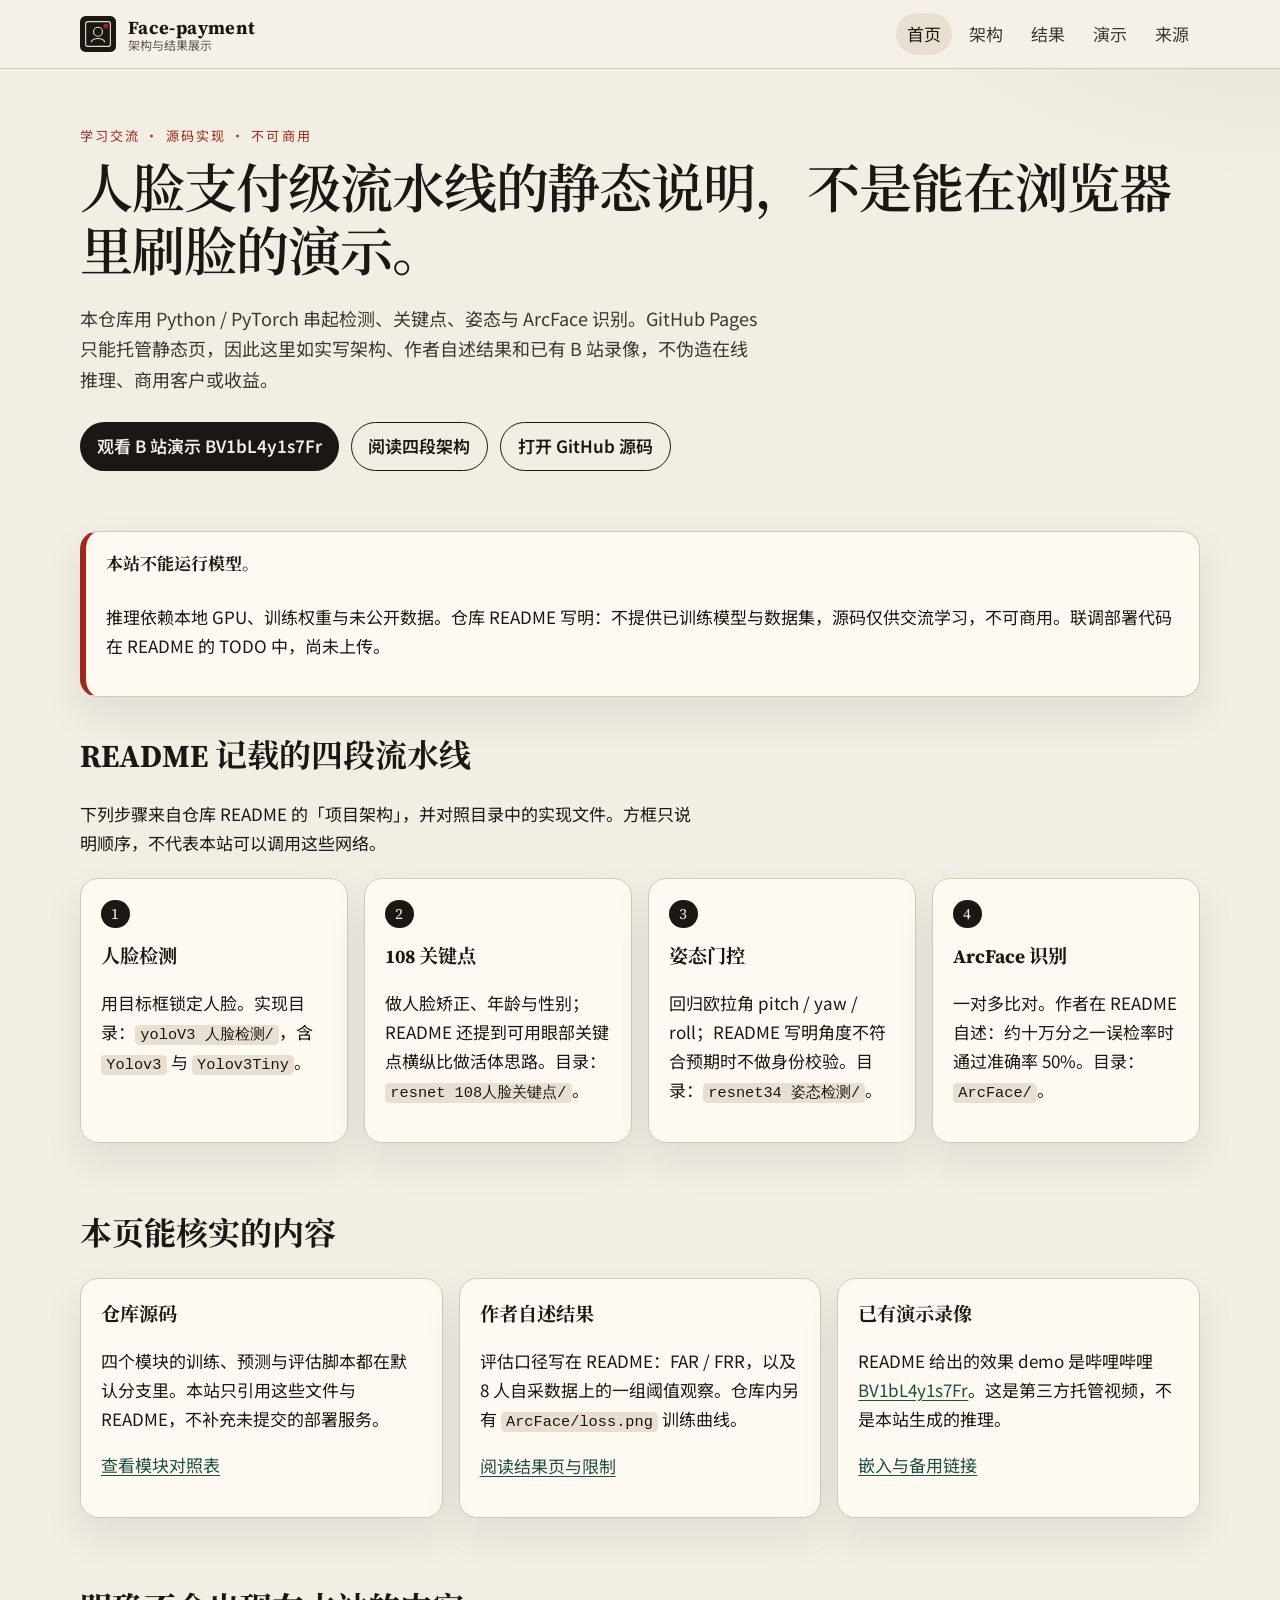
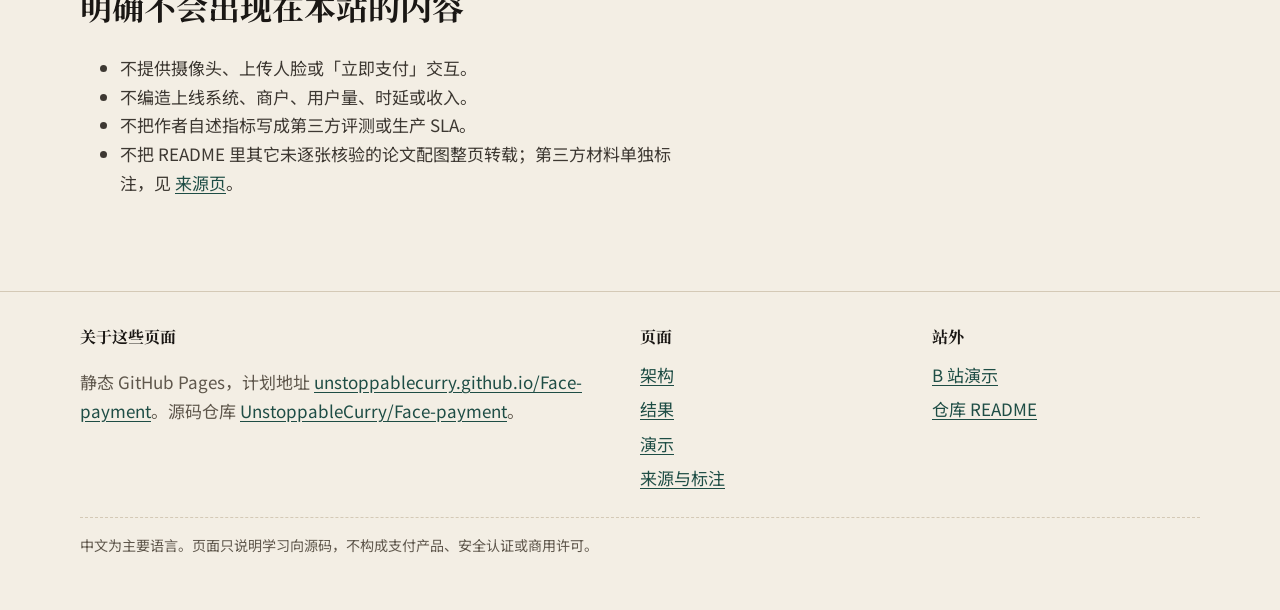
<file: docs/index.html>
<!DOCTYPE html>
<html lang="zh-CN">
<head>
  <meta charset="utf-8">
  <meta name="viewport" content="width=device-width, initial-scale=1">
  <title>Face-payment 静态展示：YOLO + 关键点/姿态 + ArcFace</title>
  <meta name="description" content="Face-payment 是一份学习向 Python 源码：YOLOv3 人脸检测、ResNet 关键点与姿态、ArcFace 识别。本站是架构与结果说明，不能在浏览器里跑模型。">
  <meta name="robots" content="index,follow">
  <link rel="canonical" href="https://unstoppablecurry.github.io/Face-payment/">
  <link rel="icon" href="assets/img/favicon.svg" type="image/svg+xml">
  <meta property="og:type" content="website">
  <meta property="og:locale" content="zh_CN">
  <meta property="og:title" content="Face-payment 静态展示：YOLO + 关键点/姿态 + ArcFace">
  <meta property="og:description" content="学习向人脸支付级流水线源码的架构与作者自述结果展示。不提供在线推理，不宣称商用部署。">
  <meta property="og:url" content="https://unstoppablecurry.github.io/Face-payment/">
  <meta property="og:image" content="https://unstoppablecurry.github.io/Face-payment/assets/img/readme-user-image.png">
  <meta name="twitter:card" content="summary_large_image">
  <link rel="preconnect" href="https://fonts.googleapis.com">
  <link rel="preconnect" href="https://fonts.gstatic.com" crossorigin>
  <link href="https://fonts.googleapis.com/css2?family=Noto+Sans+SC:wght@400;600;700&family=Noto+Serif+SC:wght@600;700&family=Source+Serif+4:wght@600;700&display=swap" rel="stylesheet">
  <link rel="stylesheet" href="assets/css/site.css">
  <script type="application/ld+json">
  {
    "@context": "https://schema.org",
    "@type": "SoftwareSourceCode",
    "name": "Face-payment",
    "description": "学习向 Python 人脸检测、关键点、姿态与 ArcFace 识别源码。静态站点仅作架构与结果说明。",
    "url": "https://unstoppablecurry.github.io/Face-payment/",
    "codeRepository": "https://github.com/UnstoppableCurry/Face-payment",
    "programmingLanguage": "Python",
    "inLanguage": "zh-CN",
    "isAccessibleForFree": true,
    "creativeWorkStatus": "Incomplete",
    "discussionUrl": "https://www.bilibili.com/video/BV1bL4y1s7Fr"
  }
  </script>
</head>
<body>
  <a class="skip-link" href="#main">跳到正文</a>
  <header class="site-header">
    <div class="wrap header-inner">
      <a class="brand" href="index.html">
        <img class="brand-mark" src="assets/img/favicon.svg" alt="">
        <span class="brand-text">
          <strong>Face-payment</strong>
          <span>架构与结果展示</span>
        </span>
      </a>
      <button class="nav-toggle" type="button" data-nav-toggle aria-expanded="false" aria-controls="site-nav">菜单</button>
      <nav id="site-nav" class="site-nav" data-site-nav aria-label="主导航">
        <ul>
          <li><a href="index.html" aria-current="page">首页</a></li>
          <li><a href="architecture.html">架构</a></li>
          <li><a href="results.html">结果</a></li>
          <li><a href="demo.html">演示</a></li>
          <li><a href="sources.html">来源</a></li>
        </ul>
      </nav>
    </div>
  </header>

  <main id="main">
    <section class="hero">
      <div class="wrap">
        <p class="kicker">学习交流 · 源码实现 · 不可商用</p>
        <h1>人脸支付级流水线的静态说明，不是能在浏览器里刷脸的演示。</h1>
        <p class="lede">本仓库用 Python / PyTorch 串起检测、关键点、姿态与 ArcFace 识别。GitHub Pages 只能托管静态页，因此这里如实写架构、作者自述结果和已有 B 站录像，不伪造在线推理、商用客户或收益。</p>
        <div class="hero-actions">
          <a class="btn btn-primary" href="demo.html">观看 B 站演示 BV1bL4y1s7Fr</a>
          <a class="btn btn-ghost" href="architecture.html">阅读四段架构</a>
          <a class="btn btn-ghost" href="https://github.com/UnstoppableCurry/Face-payment">打开 GitHub 源码</a>
        </div>
      </div>
    </section>

    <section class="section">
      <div class="wrap">
        <aside class="notice" aria-label="使用边界">
          <strong>本站不能运行模型。</strong>
          <p>推理依赖本地 GPU、训练权重与未公开数据。仓库 README 写明：不提供已训练模型与数据集，源码仅供交流学习，不可商用。联调部署代码在 README 的 TODO 中，尚未上传。</p>
        </aside>
        <h2>README 记载的四段流水线</h2>
        <p class="prose">下列步骤来自仓库 README 的「项目架构」，并对照目录中的实现文件。方框只说明顺序，不代表本站可以调用这些网络。</p>
        <ol class="grid-4" style="list-style:none;padding:0;margin:1.25rem 0 0;">
          <li class="step">
            <span class="step-num" aria-hidden="true">1</span>
            <h3>人脸检测</h3>
            <p>用目标框锁定人脸。实现目录：<span class="path">yoloV3 人脸检测/</span>，含 <code>Yolov3</code> 与 <code>Yolov3Tiny</code>。</p>
          </li>
          <li class="step">
            <span class="step-num" aria-hidden="true">2</span>
            <h3>108 关键点</h3>
            <p>做人脸矫正、年龄与性别；README 还提到可用眼部关键点横纵比做活体思路。目录：<span class="path">resnet 108人脸关键点/</span>。</p>
          </li>
          <li class="step">
            <span class="step-num" aria-hidden="true">3</span>
            <h3>姿态门控</h3>
            <p>回归欧拉角 pitch / yaw / roll；README 写明角度不符合预期时不做身份校验。目录：<span class="path">resnet34 姿态检测/</span>。</p>
          </li>
          <li class="step">
            <span class="step-num" aria-hidden="true">4</span>
            <h3>ArcFace 识别</h3>
            <p>一对多比对。作者在 README 自述：约十万分之一误检率时通过准确率 50%。目录：<span class="path">ArcFace/</span>。</p>
          </li>
        </ol>
      </div>
    </section>

    <section class="section">
      <div class="wrap">
        <h2>本页能核实的内容</h2>
        <div class="grid-3">
          <article class="card">
            <h3>仓库源码</h3>
            <p>四个模块的训练、预测与评估脚本都在默认分支里。本站只引用这些文件与 README，不补充未提交的部署服务。</p>
            <p><a href="architecture.html">查看模块对照表</a></p>
          </article>
          <article class="card">
            <h3>作者自述结果</h3>
            <p>评估口径写在 README：FAR / FRR，以及 8 人自采数据上的一组阈值观察。仓库内另有 <code>ArcFace/loss.png</code> 训练曲线。</p>
            <p><a href="results.html">阅读结果页与限制</a></p>
          </article>
          <article class="card">
            <h3>已有演示录像</h3>
            <p>README 给出的效果 demo 是哔哩哔哩 <a href="https://www.bilibili.com/video/BV1bL4y1s7Fr">BV1bL4y1s7Fr</a>。这是第三方托管视频，不是本站生成的推理。</p>
            <p><a href="demo.html">嵌入与备用链接</a></p>
          </article>
        </div>
      </div>
    </section>

    <section class="section">
      <div class="wrap">
        <h2>明确不会出现在本站的内容</h2>
        <div class="prose">
          <ul>
            <li>不提供摄像头、上传人脸或「立即支付」交互。</li>
            <li>不编造上线系统、商户、用户量、时延或收入。</li>
            <li>不把作者自述指标写成第三方评测或生产 SLA。</li>
            <li>不把 README 里其它未逐张核验的论文配图整页转载；第三方材料单独标注，见 <a href="sources.html">来源页</a>。</li>
          </ul>
        </div>
      </div>
    </section>
  </main>

  <footer class="site-footer">
    <div class="wrap">
      <div class="footer-grid">
        <div>
          <h2>关于这些页面</h2>
          <p>静态 GitHub Pages，计划地址 <a href="https://unstoppablecurry.github.io/Face-payment/">unstoppablecurry.github.io/Face-payment</a>。源码仓库 <a href="https://github.com/UnstoppableCurry/Face-payment">UnstoppableCurry/Face-payment</a>。</p>
        </div>
        <div>
          <h2>页面</h2>
          <ul>
            <li><a href="architecture.html">架构</a></li>
            <li><a href="results.html">结果</a></li>
            <li><a href="demo.html">演示</a></li>
            <li><a href="sources.html">来源与标注</a></li>
          </ul>
        </div>
        <div>
          <h2>站外</h2>
          <ul>
            <li><a href="https://www.bilibili.com/video/BV1bL4y1s7Fr">B 站演示</a></li>
            <li><a href="https://github.com/UnstoppableCurry/Face-payment/blob/master/README.md">仓库 README</a></li>
          </ul>
        </div>
      </div>
      <p class="colophon">中文为主要语言。页面只说明学习向源码，不构成支付产品、安全认证或商用许可。</p>
    </div>
  </footer>
  <script src="assets/js/site.js" defer></script>
</body>
</html>
</file>
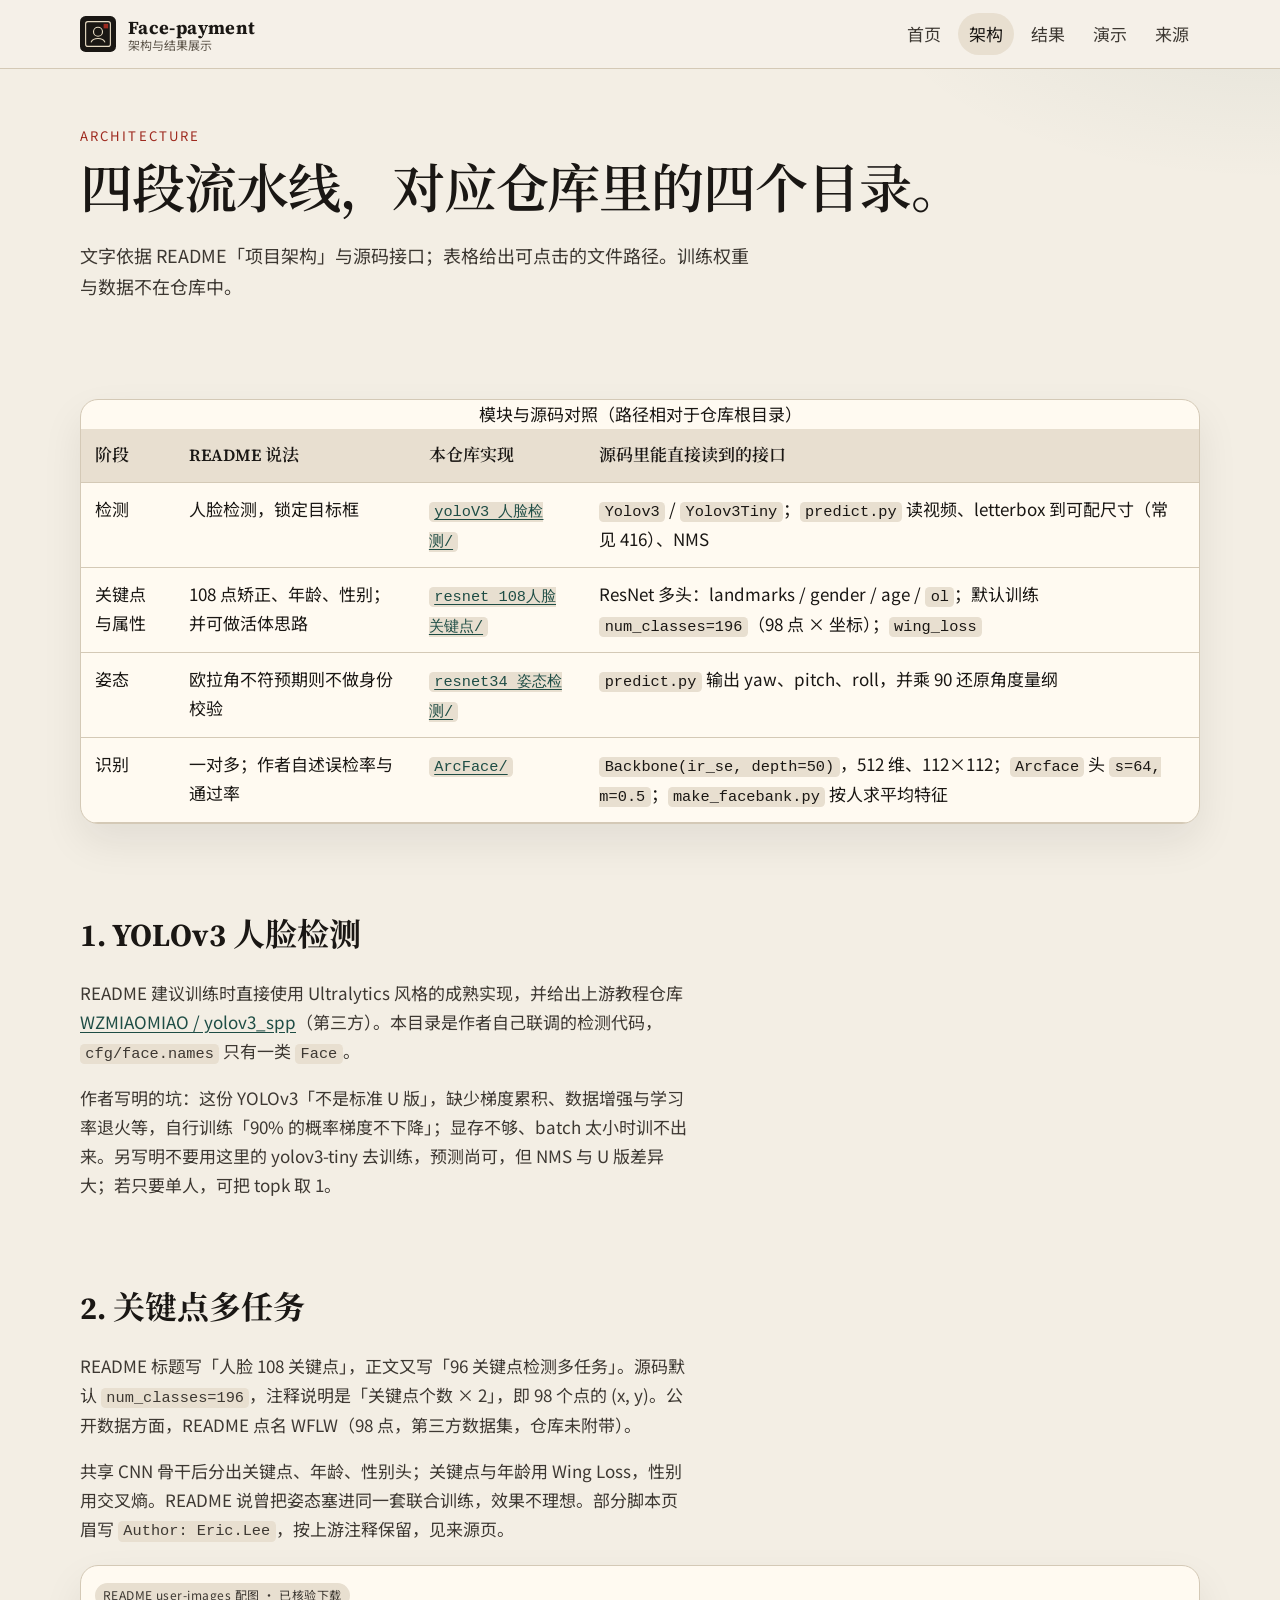
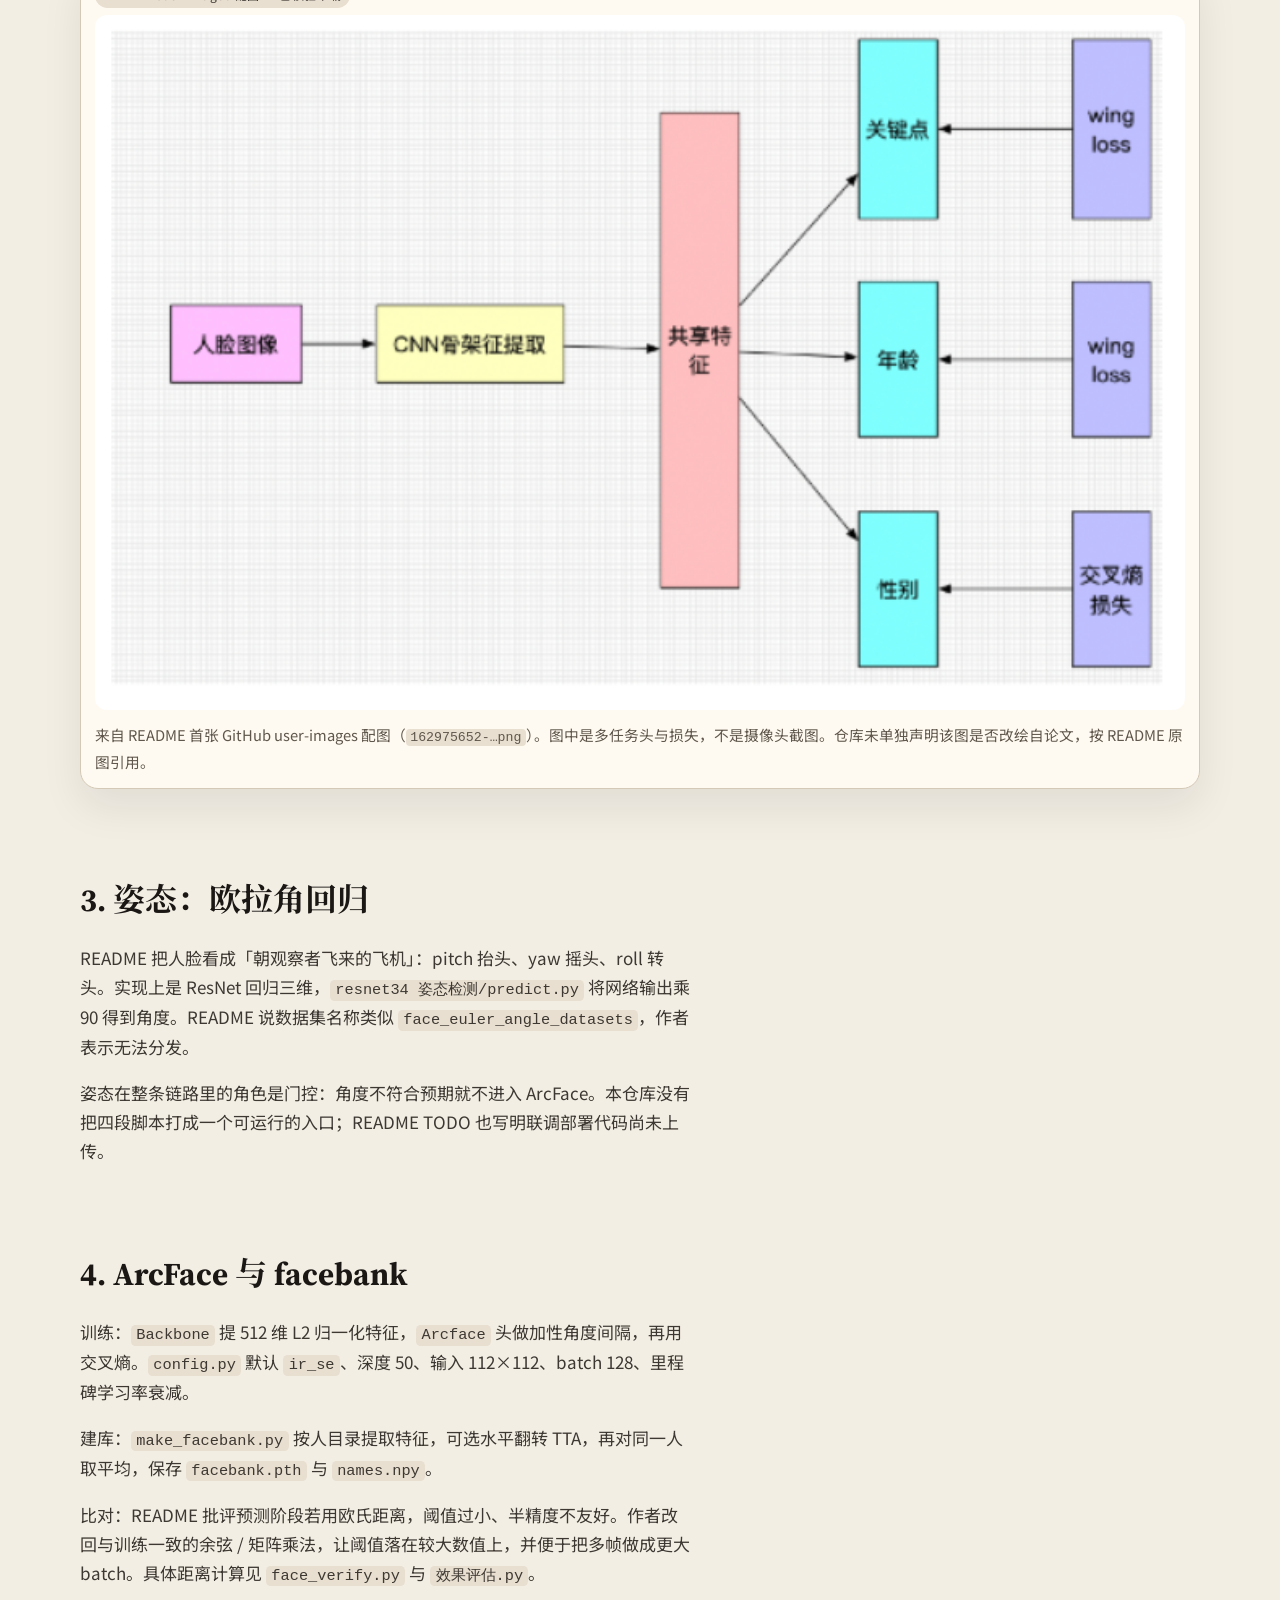
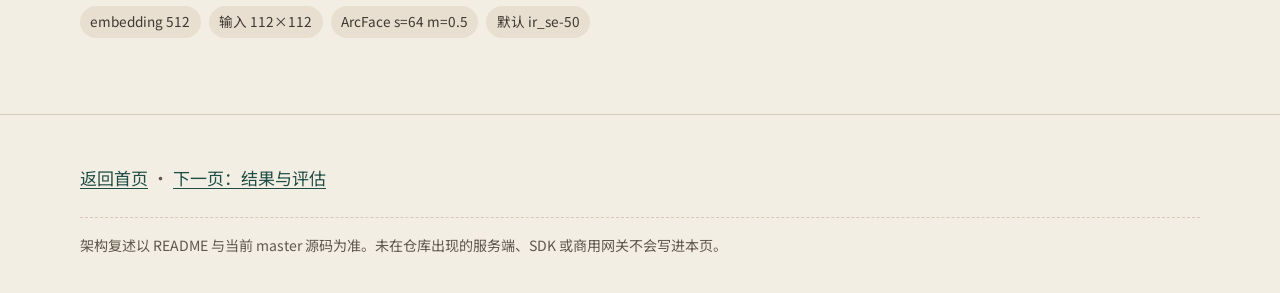
<file: docs/architecture.html>
<!DOCTYPE html>
<html lang="zh-CN">
<head>
  <meta charset="utf-8">
  <meta name="viewport" content="width=device-width, initial-scale=1">
  <title>架构说明 · Face-payment</title>
  <meta name="description" content="对照 README 与源码：YOLOv3 检测、ResNet 多任务关键点、欧拉角姿态门控、ArcFace 特征与 facebank。">
  <link rel="canonical" href="https://unstoppablecurry.github.io/Face-payment/architecture.html">
  <link rel="icon" href="assets/img/favicon.svg" type="image/svg+xml">
  <meta property="og:title" content="架构说明 · Face-payment">
  <meta property="og:description" content="四段人脸流水线与仓库文件对照。静态说明，不是在线推理。">
  <meta property="og:url" content="https://unstoppablecurry.github.io/Face-payment/architecture.html">
  <meta property="og:image" content="https://unstoppablecurry.github.io/Face-payment/assets/img/readme-user-image.png">
  <link rel="preconnect" href="https://fonts.googleapis.com">
  <link rel="preconnect" href="https://fonts.gstatic.com" crossorigin>
  <link href="https://fonts.googleapis.com/css2?family=Noto+Sans+SC:wght@400;600;700&family=Noto+Serif+SC:wght@600;700&family=Source+Serif+4:wght@600;700&display=swap" rel="stylesheet">
  <link rel="stylesheet" href="assets/css/site.css">
</head>
<body>
  <a class="skip-link" href="#main">跳到正文</a>
  <header class="site-header">
    <div class="wrap header-inner">
      <a class="brand" href="index.html">
        <img class="brand-mark" src="assets/img/favicon.svg" alt="">
        <span class="brand-text"><strong>Face-payment</strong><span>架构与结果展示</span></span>
      </a>
      <button class="nav-toggle" type="button" data-nav-toggle aria-expanded="false" aria-controls="site-nav">菜单</button>
      <nav id="site-nav" class="site-nav" data-site-nav aria-label="主导航">
        <ul>
          <li><a href="index.html">首页</a></li>
          <li><a href="architecture.html" aria-current="page">架构</a></li>
          <li><a href="results.html">结果</a></li>
          <li><a href="demo.html">演示</a></li>
          <li><a href="sources.html">来源</a></li>
        </ul>
      </nav>
    </div>
  </header>

  <main id="main">
    <header class="page-hero">
      <div class="wrap">
        <p class="kicker">Architecture</p>
        <h1>四段流水线，对应仓库里的四个目录。</h1>
        <p class="lede">文字依据 README「项目架构」与源码接口；表格给出可点击的文件路径。训练权重与数据不在仓库中。</p>
      </div>
    </header>

    <section class="section">
      <div class="wrap">
        <div class="table-wrap" tabindex="0">
          <table>
            <caption>模块与源码对照（路径相对于仓库根目录）</caption>
            <thead>
              <tr>
                <th scope="col">阶段</th>
                <th scope="col">README 说法</th>
                <th scope="col">本仓库实现</th>
                <th scope="col">源码里能直接读到的接口</th>
              </tr>
            </thead>
            <tbody>
              <tr>
                <td>检测</td>
                <td>人脸检测，锁定目标框</td>
                <td><a href="https://github.com/UnstoppableCurry/Face-payment/tree/master/yoloV3%20%E4%BA%BA%E8%84%B8%E6%A3%80%E6%B5%8B"><code>yoloV3 人脸检测/</code></a></td>
                <td><code>Yolov3</code> / <code>Yolov3Tiny</code>；<code>predict.py</code> 读视频、letterbox 到可配尺寸（常见 416）、NMS</td>
              </tr>
              <tr>
                <td>关键点与属性</td>
                <td>108 点矫正、年龄、性别；并可做活体思路</td>
                <td><a href="https://github.com/UnstoppableCurry/Face-payment/tree/master/resnet%20108%E4%BA%BA%E8%84%B8%E5%85%B3%E9%94%AE%E7%82%B9"><code>resnet 108人脸关键点/</code></a></td>
                <td>ResNet 多头：landmarks / gender / age / <code>ol</code>；默认训练 <code>num_classes=196</code>（98 点 × 坐标）；<code>wing_loss</code></td>
              </tr>
              <tr>
                <td>姿态</td>
                <td>欧拉角不符预期则不做身份校验</td>
                <td><a href="https://github.com/UnstoppableCurry/Face-payment/tree/master/resnet34%20%E5%A7%BF%E6%80%81%E6%A3%80%E6%B5%8B"><code>resnet34 姿态检测/</code></a></td>
                <td><code>predict.py</code> 输出 yaw、pitch、roll，并乘 90 还原角度量纲</td>
              </tr>
              <tr>
                <td>识别</td>
                <td>一对多；作者自述误检率与通过率</td>
                <td><a href="https://github.com/UnstoppableCurry/Face-payment/tree/master/ArcFace"><code>ArcFace/</code></a></td>
                <td><code>Backbone(ir_se, depth=50)</code>，512 维、112×112；<code>Arcface</code> 头 <code>s=64, m=0.5</code>；<code>make_facebank.py</code> 按人求平均特征</td>
              </tr>
            </tbody>
          </table>
        </div>
      </div>
    </section>

    <section class="section">
      <div class="wrap">
        <h2>1. YOLOv3 人脸检测</h2>
        <div class="prose">
          <p>README 建议训练时直接使用 Ultralytics 风格的成熟实现，并给出上游教程仓库 <a href="https://github.com/WZMIAOMIAO/deep-learning-for-image-processing/tree/master/pytorch_object_detection/yolov3_spp">WZMIAOMIAO / yolov3_spp</a>（第三方）。本目录是作者自己联调的检测代码，<code>cfg/face.names</code> 只有一类 <code>Face</code>。</p>
          <p>作者写明的坑：这份 YOLOv3「不是标准 U 版」，缺少梯度累积、数据增强与学习率退火等，自行训练「90% 的概率梯度不下降」；显存不够、batch 太小时训不出来。另写明不要用这里的 yolov3-tiny 去训练，预测尚可，但 NMS 与 U 版差异大；若只要单人，可把 topk 取 1。</p>
        </div>
      </div>
    </section>

    <section class="section">
      <div class="wrap">
        <h2>2. 关键点多任务</h2>
        <div class="prose">
          <p>README 标题写「人脸 108 关键点」，正文又写「96 关键点检测多任务」。源码默认 <code>num_classes=196</code>，注释说明是「关键点个数 × 2」，即 98 个点的 (x, y)。公开数据方面，README 点名 WFLW（98 点，第三方数据集，仓库未附带）。</p>
          <p>共享 CNN 骨干后分出关键点、年龄、性别头；关键点与年龄用 Wing Loss，性别用交叉熵。README 说曾把姿态塞进同一套联合训练，效果不理想。部分脚本页眉写 <code>Author: Eric.Lee</code>，按上游注释保留，见来源页。</p>
        </div>
        <figure class="figure">
          <span class="asset-tag">README user-images 配图 · 已核验下载</span>
          <img src="assets/img/readme-user-image.png" width="672" height="428" alt="流程图：人脸图像进入 CNN 骨架，经共享特征后分成关键点、年龄、性别三个头，并分别标出 wing loss 与交叉熵损失。">
          <figcaption>来自 README 首张 GitHub user-images 配图（<code>162975652-…png</code>）。图中是多任务头与损失，不是摄像头截图。仓库未单独声明该图是否改绘自论文，按 README 原图引用。</figcaption>
        </figure>
      </div>
    </section>

    <section class="section">
      <div class="wrap">
        <h2>3. 姿态：欧拉角回归</h2>
        <div class="prose">
          <p>README 把人脸看成「朝观察者飞来的飞机」：pitch 抬头、yaw 摇头、roll 转头。实现上是 ResNet 回归三维，<code>resnet34 姿态检测/predict.py</code> 将网络输出乘 90 得到角度。README 说数据集名称类似 <code>face_euler_angle_datasets</code>，作者表示无法分发。</p>
          <p>姿态在整条链路里的角色是门控：角度不符合预期就不进入 ArcFace。本仓库没有把四段脚本打成一个可运行的入口；README TODO 也写明联调部署代码尚未上传。</p>
        </div>
      </div>
    </section>

    <section class="section">
      <div class="wrap">
        <h2>4. ArcFace 与 facebank</h2>
        <div class="prose">
          <p>训练：<code>Backbone</code> 提 512 维 L2 归一化特征，<code>Arcface</code> 头做加性角度间隔，再用交叉熵。<code>config.py</code> 默认 <code>ir_se</code>、深度 50、输入 112×112、batch 128、里程碑学习率衰减。</p>
          <p>建库：<code>make_facebank.py</code> 按人目录提取特征，可选水平翻转 TTA，再对同一人取平均，保存 <code>facebank.pth</code> 与 <code>names.npy</code>。</p>
          <p>比对：README 批评预测阶段若用欧氏距离，阈值过小、半精度不友好。作者改回与训练一致的余弦 / 矩阵乘法，让阈值落在较大数值上，并便于把多帧做成更大 batch。具体距离计算见 <code>face_verify.py</code> 与 <code>效果评估.py</code>。</p>
        </div>
        <div class="pill-row" aria-label="源码中的默认超参">
          <span class="pill">embedding 512</span>
          <span class="pill">输入 112×112</span>
          <span class="pill">ArcFace s=64 m=0.5</span>
          <span class="pill">默认 ir_se-50</span>
        </div>
      </div>
    </section>
  </main>

  <footer class="site-footer">
    <div class="wrap">
      <p><a href="index.html">返回首页</a> · <a href="results.html">下一页：结果与评估</a></p>
      <p class="colophon">架构复述以 README 与当前 master 源码为准。未在仓库出现的服务端、SDK 或商用网关不会写进本页。</p>
    </div>
  </footer>
  <script src="assets/js/site.js" defer></script>
</body>
</html>
</file>
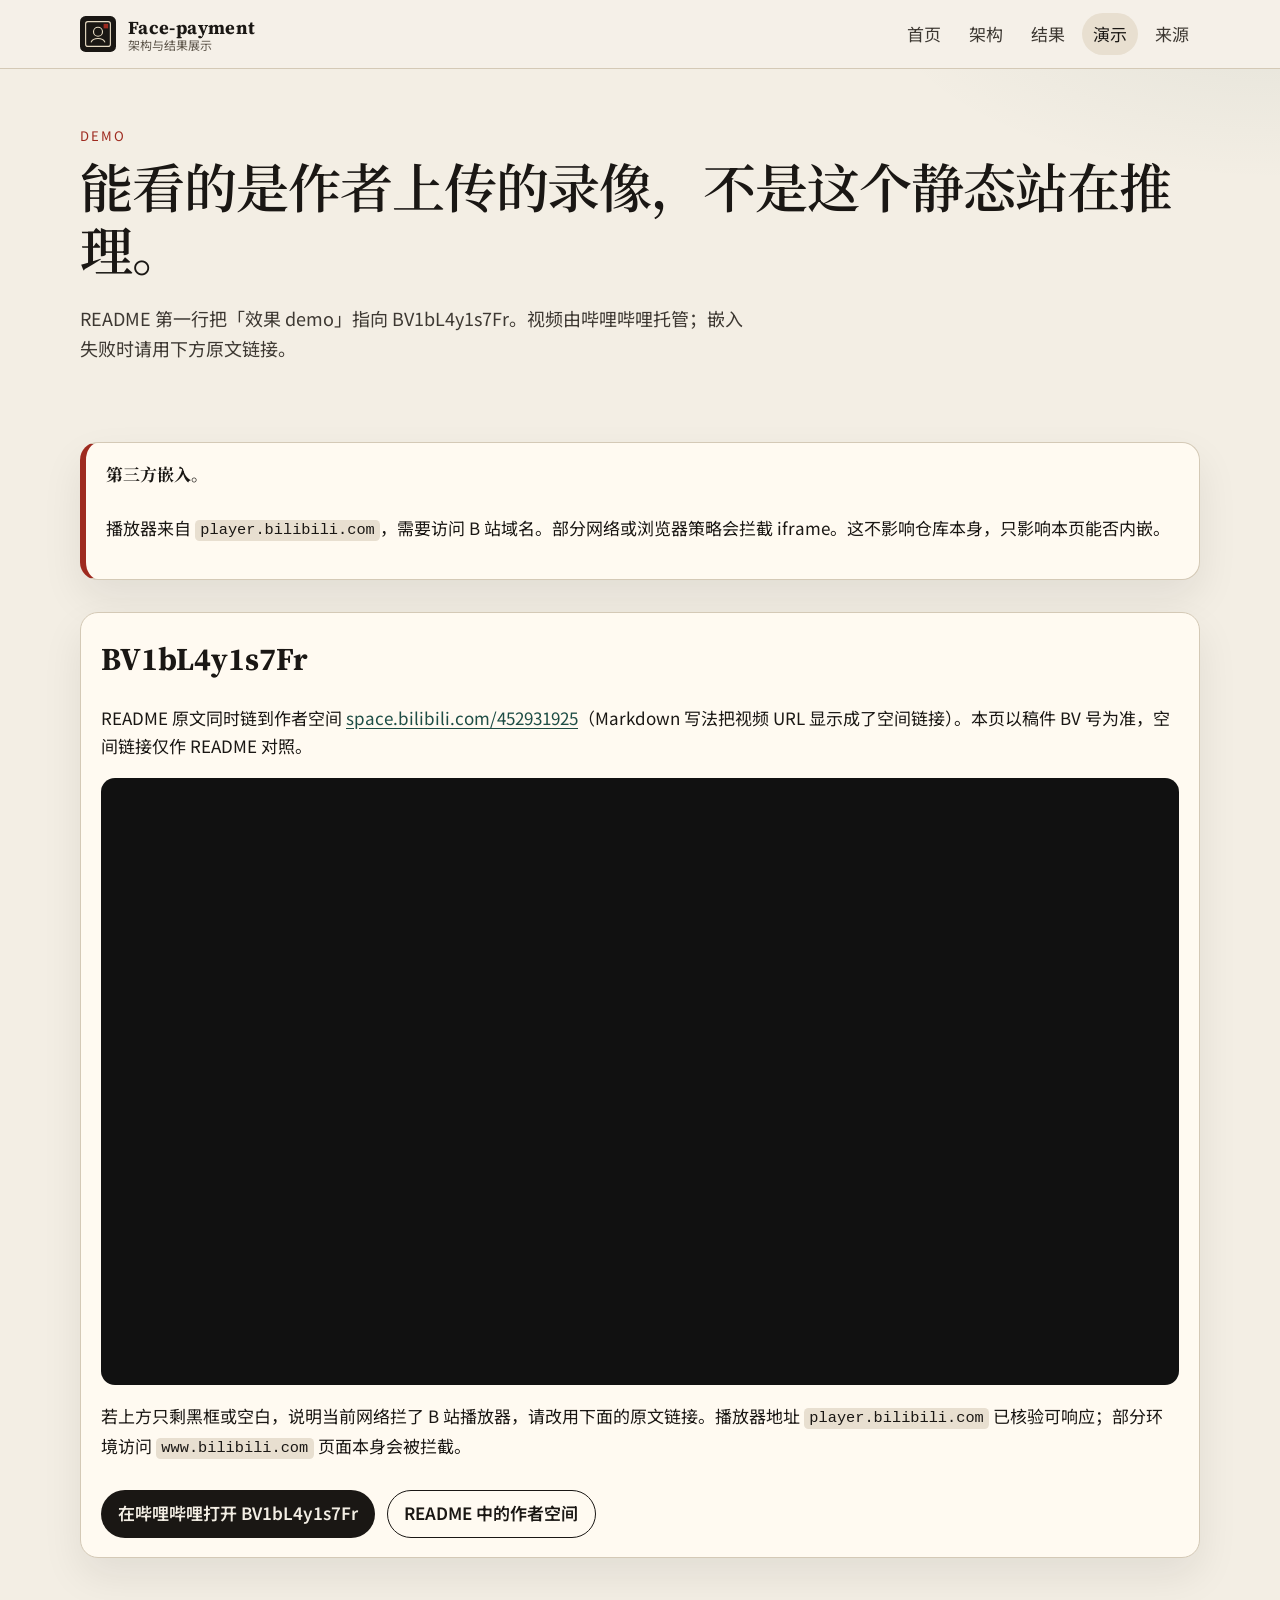
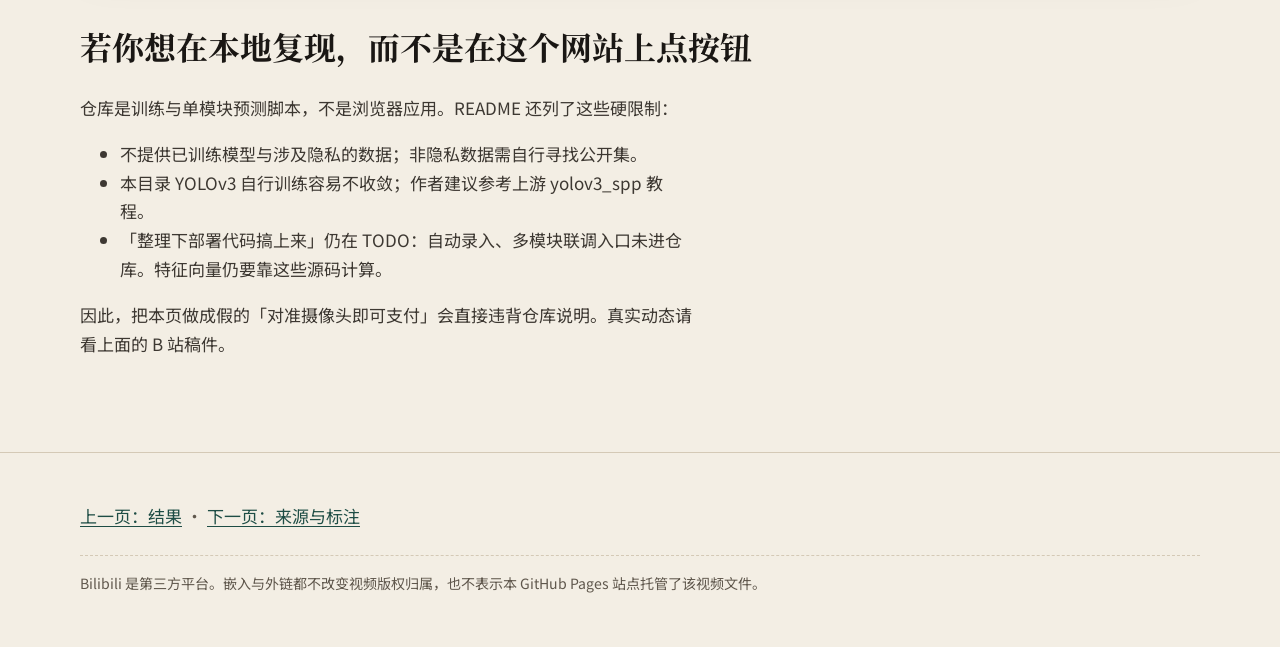
<file: docs/demo.html>
<!DOCTYPE html>
<html lang="zh-CN">
<head>
  <meta charset="utf-8">
  <meta name="viewport" content="width=device-width, initial-scale=1">
  <title>演示录像 · Face-payment</title>
  <meta name="description" content="Face-payment 无法在浏览器推理。官方效果演示是哔哩哔哩 BV1bL4y1s7Fr，本页嵌入并提供原文链接。">
  <link rel="canonical" href="https://unstoppablecurry.github.io/Face-payment/demo.html">
  <link rel="icon" href="assets/img/favicon.svg" type="image/svg+xml">
  <meta property="og:title" content="演示录像 · Face-payment">
  <meta property="og:description" content="嵌入 README 标明的 Bilibili 演示 BV1bL4y1s7Fr。第三方站点托管。">
  <meta property="og:url" content="https://unstoppablecurry.github.io/Face-payment/demo.html">
  <meta property="og:image" content="https://unstoppablecurry.github.io/Face-payment/assets/img/readme-user-image.png">
  <link rel="preconnect" href="https://fonts.googleapis.com">
  <link rel="preconnect" href="https://fonts.gstatic.com" crossorigin>
  <link href="https://fonts.googleapis.com/css2?family=Noto+Sans+SC:wght@400;600;700&family=Noto+Serif+SC:wght@600;700&family=Source+Serif+4:wght@600;700&display=swap" rel="stylesheet">
  <link rel="stylesheet" href="assets/css/site.css">
</head>
<body>
  <a class="skip-link" href="#main">跳到正文</a>
  <header class="site-header">
    <div class="wrap header-inner">
      <a class="brand" href="index.html">
        <img class="brand-mark" src="assets/img/favicon.svg" alt="">
        <span class="brand-text"><strong>Face-payment</strong><span>架构与结果展示</span></span>
      </a>
      <button class="nav-toggle" type="button" data-nav-toggle aria-expanded="false" aria-controls="site-nav">菜单</button>
      <nav id="site-nav" class="site-nav" data-site-nav aria-label="主导航">
        <ul>
          <li><a href="index.html">首页</a></li>
          <li><a href="architecture.html">架构</a></li>
          <li><a href="results.html">结果</a></li>
          <li><a href="demo.html" aria-current="page">演示</a></li>
          <li><a href="sources.html">来源</a></li>
        </ul>
      </nav>
    </div>
  </header>

  <main id="main">
    <header class="page-hero">
      <div class="wrap">
        <p class="kicker">Demo</p>
        <h1>能看的是作者上传的录像，不是这个静态站在推理。</h1>
        <p class="lede">README 第一行把「效果 demo」指向 BV1bL4y1s7Fr。视频由哔哩哔哩托管；嵌入失败时请用下方原文链接。</p>
      </div>
    </header>

    <section class="section">
      <div class="wrap">
        <aside class="notice">
          <strong>第三方嵌入。</strong>
          <p>播放器来自 <code>player.bilibili.com</code>，需要访问 B 站域名。部分网络或浏览器策略会拦截 iframe。这不影响仓库本身，只影响本页能否内嵌。</p>
        </aside>

        <div class="card">
          <h2 style="margin-top:0;font-family:var(--font-serif);">BV1bL4y1s7Fr</h2>
          <p>README 原文同时链到作者空间 <a href="https://space.bilibili.com/452931925">space.bilibili.com/452931925</a>（Markdown 写法把视频 URL 显示成了空间链接）。本页以稿件 BV 号为准，空间链接仅作 README 对照。</p>
          <div class="video-frame">
            <iframe
              src="https://player.bilibili.com/player.html?isOutside=true&amp;bvid=BV1bL4y1s7Fr&amp;p=1&amp;high_quality=1&amp;danmaku=0"
              title="哔哩哔哩演示视频 BV1bL4y1s7Fr"
              allowfullscreen
              loading="lazy"
              referrerpolicy="no-referrer-when-downgrade"></iframe>
          </div>
          <p>若上方只剩黑框或空白，说明当前网络拦了 B 站播放器，请改用下面的原文链接。播放器地址 <code>player.bilibili.com</code> 已核验可响应；部分环境访问 <code>www.bilibili.com</code> 页面本身会被拦截。</p>
          <p class="hero-actions" style="margin-bottom:0;">
            <a class="btn btn-primary" href="https://www.bilibili.com/video/BV1bL4y1s7Fr">在哔哩哔哩打开 BV1bL4y1s7Fr</a>
            <a class="btn btn-ghost" href="https://space.bilibili.com/452931925">README 中的作者空间</a>
          </p>
        </div>
      </div>
    </section>

    <section class="section">
      <div class="wrap">
        <h2>若你想在本地复现，而不是在这个网站上点按钮</h2>
        <div class="prose">
          <p>仓库是训练与单模块预测脚本，不是浏览器应用。README 还列了这些硬限制：</p>
          <ul>
            <li>不提供已训练模型与涉及隐私的数据；非隐私数据需自行寻找公开集。</li>
            <li>本目录 YOLOv3 自行训练容易不收敛；作者建议参考上游 yolov3_spp 教程。</li>
            <li>「整理下部署代码搞上来」仍在 TODO：自动录入、多模块联调入口未进仓库。特征向量仍要靠这些源码计算。</li>
          </ul>
          <p>因此，把本页做成假的「对准摄像头即可支付」会直接违背仓库说明。真实动态请看上面的 B 站稿件。</p>
        </div>
      </div>
    </section>
  </main>

  <footer class="site-footer">
    <div class="wrap">
      <p><a href="results.html">上一页：结果</a> · <a href="sources.html">下一页：来源与标注</a></p>
      <p class="colophon">Bilibili 是第三方平台。嵌入与外链都不改变视频版权归属，也不表示本 GitHub Pages 站点托管了该视频文件。</p>
    </div>
  </footer>
  <script src="assets/js/site.js" defer></script>
</body>
</html>
</file>
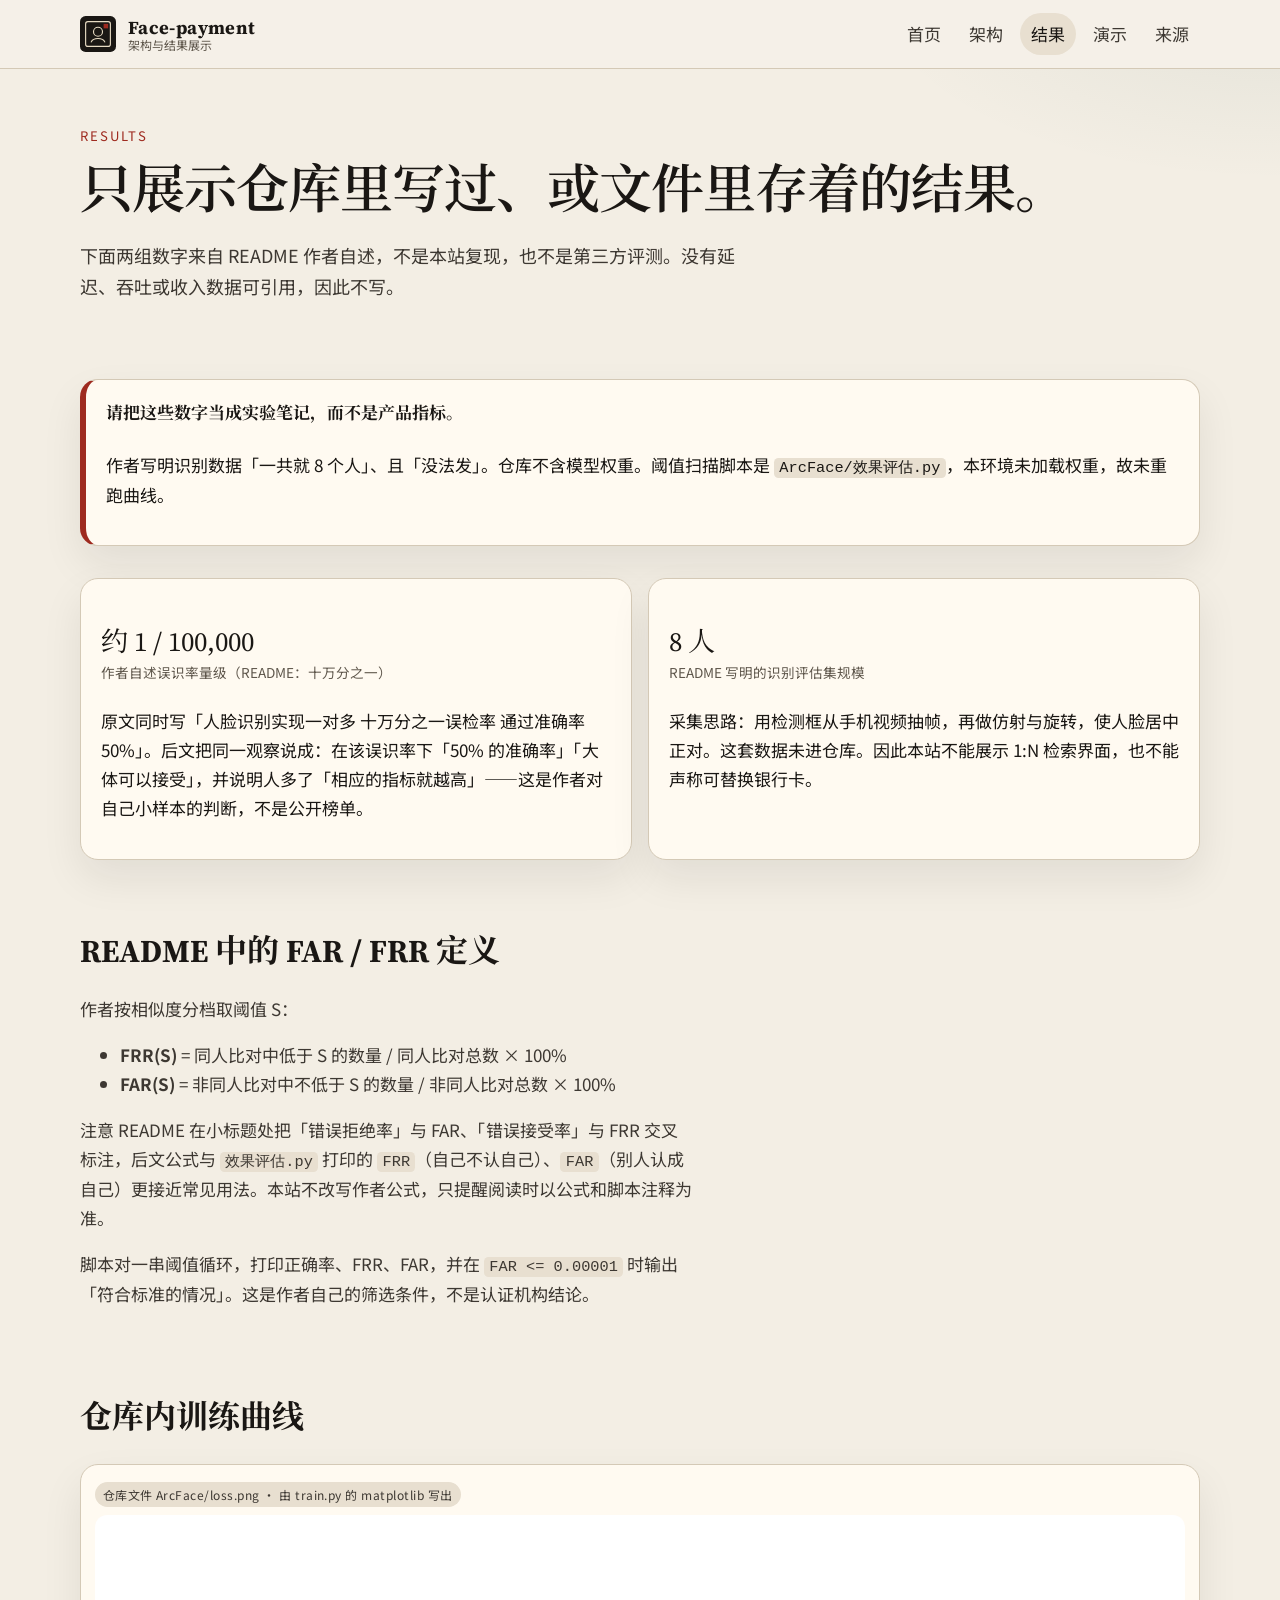
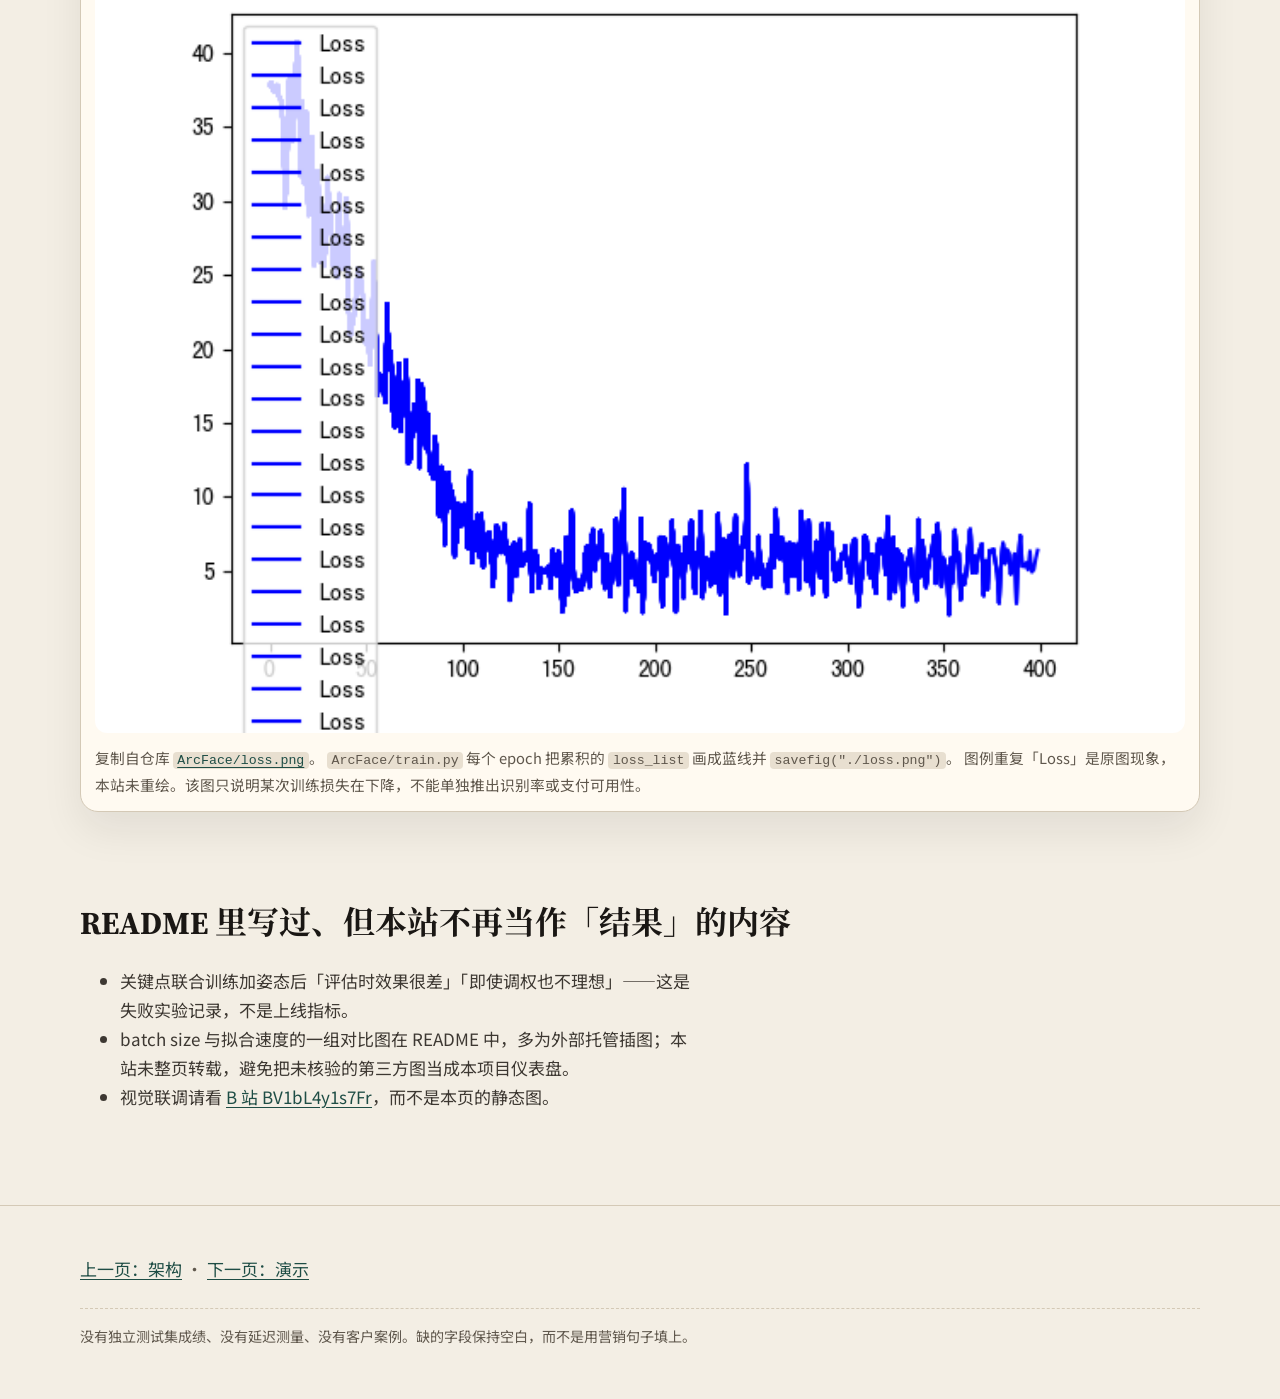
<file: docs/results.html>
<!DOCTYPE html>
<html lang="zh-CN">
<head>
  <meta charset="utf-8">
  <meta name="viewport" content="width=device-width, initial-scale=1">
  <title>结果与评估 · Face-payment</title>
  <meta name="description" content="仅转述 README 作者自述指标与仓库内 ArcFace/loss.png。8 人数据、无公开权重，不是生产评测。">
  <link rel="canonical" href="https://unstoppablecurry.github.io/Face-payment/results.html">
  <link rel="icon" href="assets/img/favicon.svg" type="image/svg+xml">
  <meta property="og:title" content="结果与评估 · Face-payment">
  <meta property="og:description" content="作者自述 FAR/FRR 与仓库内训练损失曲线。无独立复现、无商用精度声明。">
  <meta property="og:url" content="https://unstoppablecurry.github.io/Face-payment/results.html">
  <meta property="og:image" content="https://unstoppablecurry.github.io/Face-payment/assets/img/arcface-loss.png">
  <link rel="preconnect" href="https://fonts.googleapis.com">
  <link rel="preconnect" href="https://fonts.gstatic.com" crossorigin>
  <link href="https://fonts.googleapis.com/css2?family=Noto+Sans+SC:wght@400;600;700&family=Noto+Serif+SC:wght@600;700&family=Source+Serif+4:wght@600;700&display=swap" rel="stylesheet">
  <link rel="stylesheet" href="assets/css/site.css">
</head>
<body>
  <a class="skip-link" href="#main">跳到正文</a>
  <header class="site-header">
    <div class="wrap header-inner">
      <a class="brand" href="index.html">
        <img class="brand-mark" src="assets/img/favicon.svg" alt="">
        <span class="brand-text"><strong>Face-payment</strong><span>架构与结果展示</span></span>
      </a>
      <button class="nav-toggle" type="button" data-nav-toggle aria-expanded="false" aria-controls="site-nav">菜单</button>
      <nav id="site-nav" class="site-nav" data-site-nav aria-label="主导航">
        <ul>
          <li><a href="index.html">首页</a></li>
          <li><a href="architecture.html">架构</a></li>
          <li><a href="results.html" aria-current="page">结果</a></li>
          <li><a href="demo.html">演示</a></li>
          <li><a href="sources.html">来源</a></li>
        </ul>
      </nav>
    </div>
  </header>

  <main id="main">
    <header class="page-hero">
      <div class="wrap">
        <p class="kicker">Results</p>
        <h1>只展示仓库里写过、或文件里存着的结果。</h1>
        <p class="lede">下面两组数字来自 README 作者自述，不是本站复现，也不是第三方评测。没有延迟、吞吐或收入数据可引用，因此不写。</p>
      </div>
    </header>

    <section class="section">
      <div class="wrap">
        <aside class="notice">
          <strong>请把这些数字当成实验笔记，而不是产品指标。</strong>
          <p>作者写明识别数据「一共就 8 个人」、且「没法发」。仓库不含模型权重。阈值扫描脚本是 <code>ArcFace/效果评估.py</code>，本环境未加载权重，故未重跑曲线。</p>
        </aside>
        <div class="grid-2">
          <article class="card">
            <p class="stat">约 1 / 100,000<small>作者自述误识率量级（README：十万分之一）</small></p>
            <p>原文同时写「人脸识别实现一对多 十万分之一误检率 通过准确率 50%」。后文把同一观察说成：在该误识率下「50% 的准确率」「大体可以接受」，并说明人多了「相应的指标就越高」——这是作者对自己小样本的判断，不是公开榜单。</p>
          </article>
          <article class="card">
            <p class="stat">8 人<small>README 写明的识别评估集规模</small></p>
            <p>采集思路：用检测框从手机视频抽帧，再做仿射与旋转，使人脸居中正对。这套数据未进仓库。因此本站不能展示 1:N 检索界面，也不能声称可替换银行卡。</p>
          </article>
        </div>
      </div>
    </section>

    <section class="section">
      <div class="wrap">
        <h2>README 中的 FAR / FRR 定义</h2>
        <div class="prose">
          <p>作者按相似度分档取阈值 S：</p>
          <ul>
            <li><strong>FRR(S)</strong> = 同人比对中低于 S 的数量 / 同人比对总数 × 100%</li>
            <li><strong>FAR(S)</strong> = 非同人比对中不低于 S 的数量 / 非同人比对总数 × 100%</li>
          </ul>
          <p>注意 README 在小标题处把「错误拒绝率」与 FAR、「错误接受率」与 FRR 交叉标注，后文公式与 <code>效果评估.py</code> 打印的 <code>FRR</code>（自己不认自己）、<code>FAR</code>（别人认成自己）更接近常见用法。本站不改写作者公式，只提醒阅读时以公式和脚本注释为准。</p>
          <p>脚本对一串阈值循环，打印正确率、FRR、FAR，并在 <code>FAR &lt;= 0.00001</code> 时输出「符合标准的情况」。这是作者自己的筛选条件，不是认证机构结论。</p>
        </div>
      </div>
    </section>

    <section class="section">
      <div class="wrap">
        <h2>仓库内训练曲线</h2>
        <figure class="figure">
          <span class="asset-tag">仓库文件 ArcFace/loss.png · 由 train.py 的 matplotlib 写出</span>
          <img src="assets/img/arcface-loss.png" width="1200" height="900" alt="ArcFace 训练损失折线图：横轴约 0 到 400，纵轴约 0 到 40，蓝色 Loss 曲线在前 100 步快速下降后在较低区间波动。图例中 Loss 标签重复多次。">
          <figcaption>
            复制自仓库 <a href="https://github.com/UnstoppableCurry/Face-payment/blob/master/ArcFace/loss.png"><code>ArcFace/loss.png</code></a>。
            <code>ArcFace/train.py</code> 每个 epoch 把累积的 <code>loss_list</code> 画成蓝线并 <code>savefig("./loss.png")</code>。
            图例重复「Loss」是原图现象，本站未重绘。该图只说明某次训练损失在下降，不能单独推出识别率或支付可用性。
          </figcaption>
        </figure>
      </div>
    </section>

    <section class="section">
      <div class="wrap">
        <h2>README 里写过、但本站不再当作「结果」的内容</h2>
        <div class="prose">
          <ul>
            <li>关键点联合训练加姿态后「评估时效果很差」「即使调权也不理想」——这是失败实验记录，不是上线指标。</li>
            <li>batch size 与拟合速度的一组对比图在 README 中，多为外部托管插图；本站未整页转载，避免把未核验的第三方图当成本项目仪表盘。</li>
            <li>视觉联调请看 <a href="demo.html">B 站 BV1bL4y1s7Fr</a>，而不是本页的静态图。</li>
          </ul>
        </div>
      </div>
    </section>
  </main>

  <footer class="site-footer">
    <div class="wrap">
      <p><a href="architecture.html">上一页：架构</a> · <a href="demo.html">下一页：演示</a></p>
      <p class="colophon">没有独立测试集成绩、没有延迟测量、没有客户案例。缺的字段保持空白，而不是用营销句子填上。</p>
    </div>
  </footer>
  <script src="assets/js/site.js" defer></script>
</body>
</html>
</file>
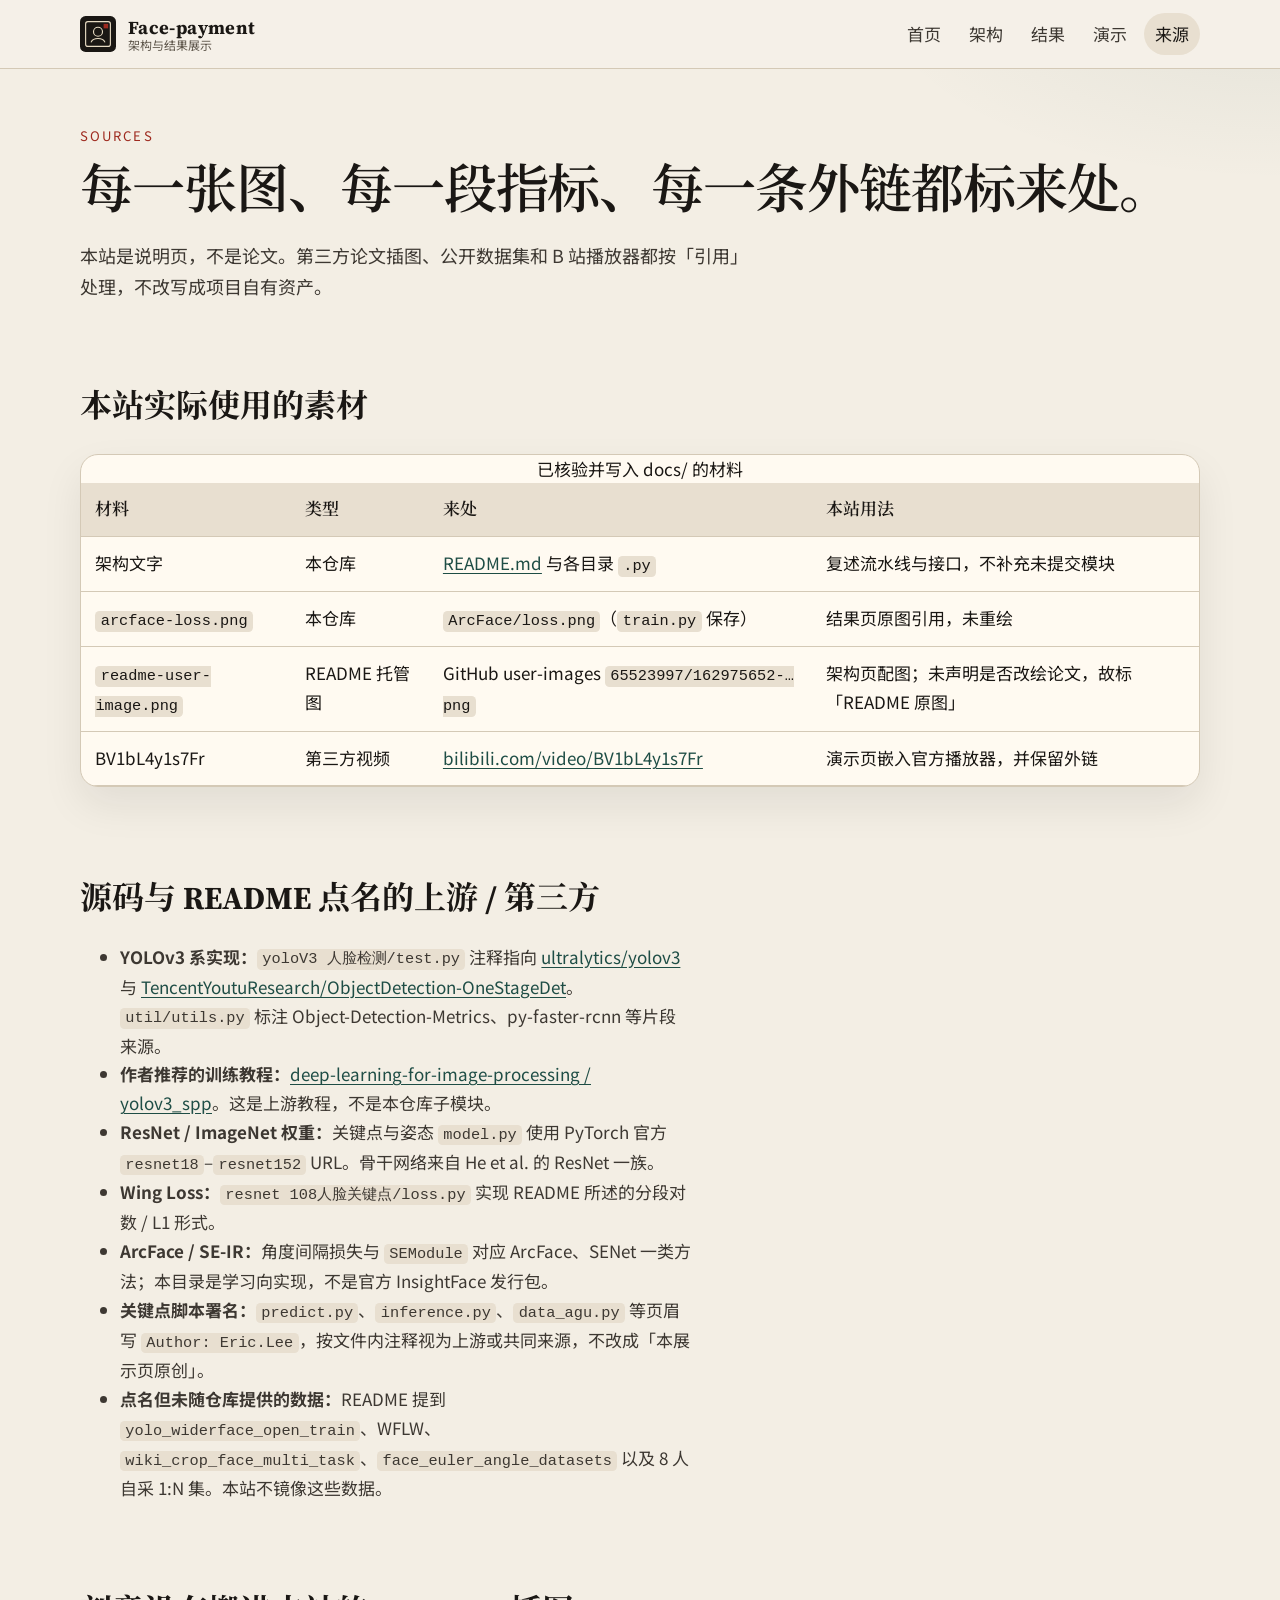
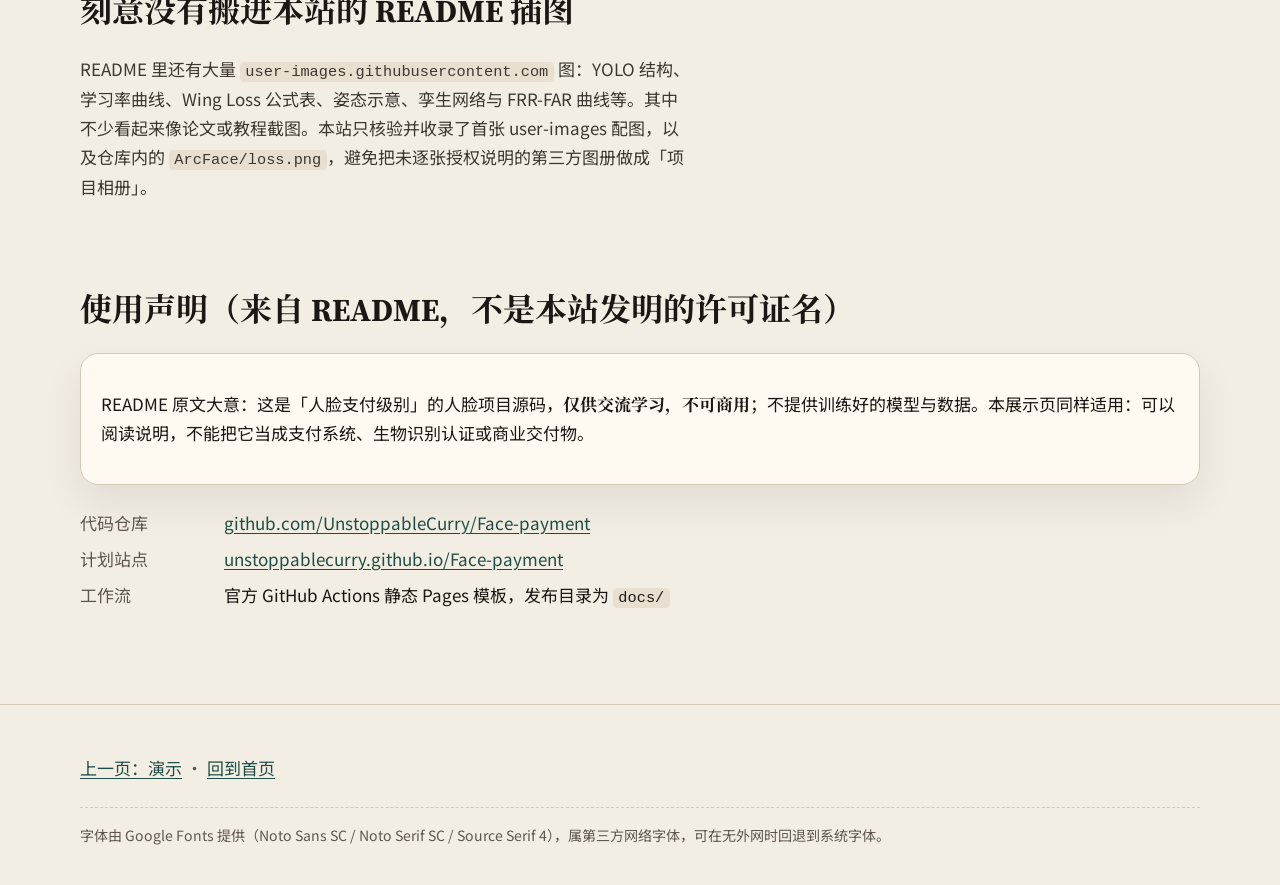
<file: docs/sources.html>
<!DOCTYPE html>
<html lang="zh-CN">
<head>
  <meta charset="utf-8">
  <meta name="viewport" content="width=device-width, initial-scale=1">
  <title>来源与标注 · Face-payment</title>
  <meta name="description" content="标注 Face-payment 展示页用到的仓库文件、README 配图、B 站视频以及源码中的上游引用。">
  <link rel="canonical" href="https://unstoppablecurry.github.io/Face-payment/sources.html">
  <link rel="icon" href="assets/img/favicon.svg" type="image/svg+xml">
  <meta property="og:title" content="来源与标注 · Face-payment">
  <meta property="og:description" content="第三方与上游材料清单。本展示页不把它们写成原创评测或商用案例。">
  <meta property="og:url" content="https://unstoppablecurry.github.io/Face-payment/sources.html">
  <meta property="og:image" content="https://unstoppablecurry.github.io/Face-payment/assets/img/readme-user-image.png">
  <link rel="preconnect" href="https://fonts.googleapis.com">
  <link rel="preconnect" href="https://fonts.gstatic.com" crossorigin>
  <link href="https://fonts.googleapis.com/css2?family=Noto+Sans+SC:wght@400;600;700&family=Noto+Serif+SC:wght@600;700&family=Source+Serif+4:wght@600;700&display=swap" rel="stylesheet">
  <link rel="stylesheet" href="assets/css/site.css">
</head>
<body>
  <a class="skip-link" href="#main">跳到正文</a>
  <header class="site-header">
    <div class="wrap header-inner">
      <a class="brand" href="index.html">
        <img class="brand-mark" src="assets/img/favicon.svg" alt="">
        <span class="brand-text"><strong>Face-payment</strong><span>架构与结果展示</span></span>
      </a>
      <button class="nav-toggle" type="button" data-nav-toggle aria-expanded="false" aria-controls="site-nav">菜单</button>
      <nav id="site-nav" class="site-nav" data-site-nav aria-label="主导航">
        <ul>
          <li><a href="index.html">首页</a></li>
          <li><a href="architecture.html">架构</a></li>
          <li><a href="results.html">结果</a></li>
          <li><a href="demo.html">演示</a></li>
          <li><a href="sources.html" aria-current="page">来源</a></li>
        </ul>
      </nav>
    </div>
  </header>

  <main id="main">
    <header class="page-hero">
      <div class="wrap">
        <p class="kicker">Sources</p>
        <h1>每一张图、每一段指标、每一条外链都标来处。</h1>
        <p class="lede">本站是说明页，不是论文。第三方论文插图、公开数据集和 B 站播放器都按「引用」处理，不改写成项目自有资产。</p>
      </div>
    </header>

    <section class="section">
      <div class="wrap">
        <h2>本站实际使用的素材</h2>
        <div class="table-wrap" tabindex="0">
          <table>
            <caption>已核验并写入 docs/ 的材料</caption>
            <thead>
              <tr>
                <th scope="col">材料</th>
                <th scope="col">类型</th>
                <th scope="col">来处</th>
                <th scope="col">本站用法</th>
              </tr>
            </thead>
            <tbody>
              <tr>
                <td>架构文字</td>
                <td>本仓库</td>
                <td><a href="https://github.com/UnstoppableCurry/Face-payment/blob/master/README.md">README.md</a> 与各目录 <code>.py</code></td>
                <td>复述流水线与接口，不补充未提交模块</td>
              </tr>
              <tr>
                <td><code>arcface-loss.png</code></td>
                <td>本仓库</td>
                <td><code>ArcFace/loss.png</code>（<code>train.py</code> 保存）</td>
                <td>结果页原图引用，未重绘</td>
              </tr>
              <tr>
                <td><code>readme-user-image.png</code></td>
                <td>README 托管图</td>
                <td>GitHub user-images <code>65523997/162975652-…png</code></td>
                <td>架构页配图；未声明是否改绘论文，故标「README 原图」</td>
              </tr>
              <tr>
                <td>BV1bL4y1s7Fr</td>
                <td>第三方视频</td>
                <td><a href="https://www.bilibili.com/video/BV1bL4y1s7Fr">bilibili.com/video/BV1bL4y1s7Fr</a></td>
                <td>演示页嵌入官方播放器，并保留外链</td>
              </tr>
            </tbody>
          </table>
        </div>
      </div>
    </section>

    <section class="section">
      <div class="wrap">
        <h2>源码与 README 点名的上游 / 第三方</h2>
        <div class="prose">
          <ul>
            <li><strong>YOLOv3 系实现：</strong><code>yoloV3 人脸检测/test.py</code> 注释指向 <a href="https://github.com/ultralytics/yolov3">ultralytics/yolov3</a> 与 <a href="https://github.com/TencentYoutuResearch/ObjectDetection-OneStageDet">TencentYoutuResearch/ObjectDetection-OneStageDet</a>。<code>util/utils.py</code> 标注 Object-Detection-Metrics、py-faster-rcnn 等片段来源。</li>
            <li><strong>作者推荐的训练教程：</strong><a href="https://github.com/WZMIAOMIAO/deep-learning-for-image-processing/tree/master/pytorch_object_detection/yolov3_spp">deep-learning-for-image-processing / yolov3_spp</a>。这是上游教程，不是本仓库子模块。</li>
            <li><strong>ResNet / ImageNet 权重：</strong>关键点与姿态 <code>model.py</code> 使用 PyTorch 官方 <code>resnet18</code>–<code>resnet152</code> URL。骨干网络来自 He et al. 的 ResNet 一族。</li>
            <li><strong>Wing Loss：</strong><code>resnet 108人脸关键点/loss.py</code> 实现 README 所述的分段对数 / L1 形式。</li>
            <li><strong>ArcFace / SE-IR：</strong>角度间隔损失与 <code>SEModule</code> 对应 ArcFace、SENet 一类方法；本目录是学习向实现，不是官方 InsightFace 发行包。</li>
            <li><strong>关键点脚本署名：</strong><code>predict.py</code>、<code>inference.py</code>、<code>data_agu.py</code> 等页眉写 <code>Author: Eric.Lee</code>，按文件内注释视为上游或共同来源，不改成「本展示页原创」。</li>
            <li><strong>点名但未随仓库提供的数据：</strong>README 提到 <code>yolo_widerface_open_train</code>、WFLW、<code>wiki_crop_face_multi_task</code>、<code>face_euler_angle_datasets</code> 以及 8 人自采 1:N 集。本站不镜像这些数据。</li>
          </ul>
        </div>
      </div>
    </section>

    <section class="section">
      <div class="wrap">
        <h2>刻意没有搬进本站的 README 插图</h2>
        <div class="prose">
          <p>README 里还有大量 <code>user-images.githubusercontent.com</code> 图：YOLO 结构、学习率曲线、Wing Loss 公式表、姿态示意、孪生网络与 FRR-FAR 曲线等。其中不少看起来像论文或教程截图。本站只核验并收录了首张 user-images 配图，以及仓库内的 <code>ArcFace/loss.png</code>，避免把未逐张授权说明的第三方图册做成「项目相册」。</p>
        </div>
      </div>
    </section>

    <section class="section">
      <div class="wrap">
        <h2>使用声明（来自 README，不是本站发明的许可证名）</h2>
        <div class="callout">
          <p>README 原文大意：这是「人脸支付级别」的人脸项目源码，<strong>仅供交流学习，不可商用</strong>；不提供训练好的模型与数据。本展示页同样适用：可以阅读说明，不能把它当成支付系统、生物识别认证或商业交付物。</p>
        </div>
        <dl class="meta" style="margin-top:1.5rem;">
          <dt>代码仓库</dt>
          <dd><a href="https://github.com/UnstoppableCurry/Face-payment">github.com/UnstoppableCurry/Face-payment</a></dd>
          <dt>计划站点</dt>
          <dd><a href="https://unstoppablecurry.github.io/Face-payment/">unstoppablecurry.github.io/Face-payment</a></dd>
          <dt>工作流</dt>
          <dd>官方 GitHub Actions 静态 Pages 模板，发布目录为 <code>docs/</code></dd>
        </dl>
      </div>
    </section>
  </main>

  <footer class="site-footer">
    <div class="wrap">
      <p><a href="demo.html">上一页：演示</a> · <a href="index.html">回到首页</a></p>
      <p class="colophon">字体由 Google Fonts 提供（Noto Sans SC / Noto Serif SC / Source Serif 4），属第三方网络字体，可在无外网时回退到系统字体。</p>
    </div>
  </footer>
  <script src="assets/js/site.js" defer></script>
</body>
</html>
</file>
<file: docs/assets/css/site.css>
:root {
  --paper: #f3eee4;
  --paper-deep: #e8dfd0;
  --card: #fffaf1;
  --ink: #1a1714;
  --ink-soft: #3d3832;
  --muted: #5f574c;
  --rule: #d4c9b6;
  --seal: #9e2a1f;
  --seal-deep: #7c1f16;
  --jade: #1e4d45;
  --jade-soft: #2a6b60;
  --focus: #1e4d45;
  --shadow: 0 18px 40px rgba(26, 23, 20, 0.08);
  --radius: 18px;
  --max: 1120px;
  --prose: 68ch;
  --font-serif: "Source Serif 4", "Noto Serif SC", "Songti SC", "SimSun", Georgia, serif;
  --font-sans: "Noto Sans SC", "Source Sans 3", "PingFang SC", "Microsoft YaHei", system-ui, sans-serif;
  --font-mono: "IBM Plex Mono", "Noto Sans Mono", ui-monospace, monospace;
}

*,
*::before,
*::after {
  box-sizing: border-box;
}

html {
  scroll-behavior: smooth;
}

@media (prefers-reduced-motion: reduce) {
  html {
    scroll-behavior: auto;
  }

  *,
  *::before,
  *::after {
    animation-duration: 0.01ms !important;
    animation-iteration-count: 1 !important;
    transition-duration: 0.01ms !important;
  }
}

body {
  margin: 0;
  color: var(--ink);
  background:
    radial-gradient(1200px 500px at 10% -10%, rgba(158, 42, 31, 0.06), transparent 50%),
    radial-gradient(900px 400px at 100% 0%, rgba(30, 77, 69, 0.07), transparent 45%),
    var(--paper);
  font-family: var(--font-sans);
  font-size: clamp(1rem, 0.96rem + 0.2vw, 1.0625rem);
  line-height: 1.7;
}

img,
svg {
  max-width: 100%;
  height: auto;
}

a {
  color: var(--jade);
  text-underline-offset: 0.18em;
}

a:hover {
  color: var(--seal);
}

a:focus-visible,
button:focus-visible,
summary:focus-visible {
  outline: 3px solid var(--focus);
  outline-offset: 3px;
}

.skip-link {
  position: absolute;
  left: 1rem;
  top: -3rem;
  z-index: 20;
  padding: 0.5rem 0.8rem;
  background: var(--ink);
  color: var(--paper);
  text-decoration: none;
}

.skip-link:focus {
  top: 1rem;
}

.wrap {
  width: min(calc(100% - 2rem), var(--max));
  margin-inline: auto;
}

.site-header {
  position: sticky;
  top: 0;
  z-index: 10;
  background: color-mix(in srgb, var(--paper) 86%, white);
  backdrop-filter: blur(12px);
  border-bottom: 1px solid var(--rule);
}

.header-inner {
  display: flex;
  align-items: center;
  justify-content: space-between;
  gap: 1rem;
  min-height: 4.25rem;
}

.brand {
  display: flex;
  align-items: center;
  gap: 0.75rem;
  color: inherit;
  text-decoration: none;
}

.brand-mark {
  width: 2.25rem;
  height: 2.25rem;
  flex: 0 0 auto;
}

.brand-text {
  display: flex;
  flex-direction: column;
  line-height: 1.15;
}

.brand-text strong {
  font-family: var(--font-serif);
  font-size: 1.15rem;
  letter-spacing: 0.02em;
}

.brand-text span {
  color: var(--muted);
  font-size: 0.75rem;
}

.nav-toggle {
  display: none;
  border: 1px solid var(--rule);
  background: var(--card);
  color: var(--ink);
  border-radius: 999px;
  padding: 0.45rem 0.8rem;
  font: inherit;
}

.site-nav ul {
  display: flex;
  gap: 0.35rem;
  list-style: none;
  margin: 0;
  padding: 0;
}

.site-nav a {
  display: inline-block;
  padding: 0.4rem 0.7rem;
  color: var(--ink-soft);
  text-decoration: none;
  border-radius: 999px;
}

.site-nav a[aria-current="page"],
.site-nav a:hover {
  background: var(--paper-deep);
  color: var(--ink);
}

.hero,
.page-hero {
  padding: 3.5rem 0 2.5rem;
}

.kicker {
  margin: 0 0 0.75rem;
  color: var(--seal);
  font-size: 0.82rem;
  letter-spacing: 0.16em;
  text-transform: uppercase;
}

.hero h1,
.page-hero h1 {
  margin: 0 0 1rem;
  font-family: var(--font-serif);
  font-size: clamp(2rem, 1.4rem + 2.4vw, 3.4rem);
  font-weight: 600;
  line-height: 1.18;
  letter-spacing: -0.02em;
}

.lede {
  max-width: var(--prose);
  color: var(--ink-soft);
  font-size: 1.125rem;
}

.hero-actions {
  display: flex;
  flex-wrap: wrap;
  gap: 0.75rem;
  margin-top: 1.75rem;
}

.btn {
  display: inline-flex;
  align-items: center;
  justify-content: center;
  min-height: 2.75rem;
  padding: 0.55rem 1.05rem;
  border-radius: 999px;
  text-decoration: none;
  font-weight: 600;
}

.btn-primary {
  background: var(--ink);
  color: var(--paper);
}

.btn-primary:hover {
  background: var(--seal-deep);
  color: #fff;
}

.btn-ghost {
  border: 1px solid var(--ink);
  color: var(--ink);
  background: transparent;
}

.btn-ghost:hover {
  background: var(--ink);
  color: var(--paper);
}

.notice,
.callout {
  border: 1px solid var(--rule);
  background: var(--card);
  border-radius: var(--radius);
  box-shadow: var(--shadow);
  padding: 1.15rem 1.25rem;
}

.notice {
  display: grid;
  gap: 0.4rem;
  margin: 0 0 2rem;
  border-left: 6px solid var(--seal);
}

.notice strong,
.callout strong {
  font-family: var(--font-serif);
}

.grid-2,
.grid-3,
.grid-4 {
  display: grid;
  gap: 1rem;
}

.grid-2 {
  grid-template-columns: repeat(2, minmax(0, 1fr));
}

.grid-3 {
  grid-template-columns: repeat(3, minmax(0, 1fr));
}

.grid-4 {
  grid-template-columns: repeat(4, minmax(0, 1fr));
}

.card,
.step,
.figure,
.table-wrap {
  background: var(--card);
  border: 1px solid var(--rule);
  border-radius: var(--radius);
  box-shadow: var(--shadow);
}

.card,
.step {
  padding: 1.2rem 1.25rem;
}

.step {
  position: relative;
  min-height: 100%;
}

.step-num {
  display: inline-flex;
  align-items: center;
  justify-content: center;
  width: 1.8rem;
  height: 1.8rem;
  margin-bottom: 0.7rem;
  border-radius: 50%;
  background: var(--ink);
  color: var(--paper);
  font-family: var(--font-serif);
  font-size: 0.95rem;
}

.step h3,
.card h3 {
  margin: 0 0 0.5rem;
  font-family: var(--font-serif);
  font-size: 1.2rem;
}

.section {
  padding: 1.25rem 0 2.75rem;
}

.section h2 {
  margin: 0 0 1rem;
  font-family: var(--font-serif);
  font-size: clamp(1.5rem, 1.2rem + 1vw, 2rem);
}

.prose {
  max-width: var(--prose);
}

.prose p,
.prose li {
  color: var(--ink-soft);
}

.prose h3 {
  font-family: var(--font-serif);
  margin-top: 1.8rem;
}

.figure {
  padding: 0.85rem;
  margin: 1.25rem 0;
}

.figure img {
  display: block;
  width: 100%;
  background: #fff;
  border-radius: 12px;
}

.figure figcaption {
  margin-top: 0.75rem;
  color: var(--muted);
  font-size: 0.92rem;
}

.asset-tag {
  display: inline-block;
  margin-bottom: 0.45rem;
  padding: 0.15rem 0.5rem;
  border-radius: 999px;
  background: var(--paper-deep);
  color: var(--ink-soft);
  font-size: 0.75rem;
  letter-spacing: 0.04em;
}

.video-frame {
  position: relative;
  overflow: hidden;
  border-radius: 14px;
  background: #111;
  aspect-ratio: 16 / 9;
}

.video-frame iframe {
  position: absolute;
  inset: 0;
  width: 100%;
  height: 100%;
  border: 0;
}

.table-wrap {
  overflow-x: auto;
  margin: 1.25rem 0;
}

table {
  width: 100%;
  border-collapse: collapse;
  min-width: 36rem;
}

th,
td {
  padding: 0.75rem 0.9rem;
  text-align: left;
  vertical-align: top;
  border-bottom: 1px solid var(--rule);
}

th {
  background: var(--paper-deep);
  font-family: var(--font-serif);
  font-weight: 600;
}

code,
.path {
  font-family: var(--font-mono);
  font-size: 0.9em;
  background: var(--paper-deep);
  padding: 0.08em 0.35em;
  border-radius: 0.3em;
}

.pill-row {
  display: flex;
  flex-wrap: wrap;
  gap: 0.5rem;
  margin: 1rem 0 0;
}

.pill {
  padding: 0.28rem 0.65rem;
  border-radius: 999px;
  background: var(--paper-deep);
  color: var(--ink-soft);
  font-size: 0.85rem;
}

.site-footer {
  margin-top: 2rem;
  padding: 2rem 0 2.5rem;
  border-top: 1px solid var(--rule);
  color: var(--muted);
}

.footer-grid {
  display: grid;
  grid-template-columns: 2fr 1fr 1fr;
  gap: 1.5rem;
}

.site-footer h2 {
  margin: 0 0 0.6rem;
  font-family: var(--font-serif);
  font-size: 1rem;
  color: var(--ink);
}

.site-footer ul {
  margin: 0;
  padding: 0;
  list-style: none;
}

.site-footer li + li {
  margin-top: 0.35rem;
}

.colophon {
  margin-top: 1.5rem;
  padding-top: 1rem;
  border-top: 1px dashed var(--rule);
  font-size: 0.88rem;
}

.stat {
  font-family: var(--font-serif);
  font-size: 1.7rem;
  line-height: 1.2;
}

.stat small {
  display: block;
  margin-top: 0.35rem;
  color: var(--muted);
  font-family: var(--font-sans);
  font-size: 0.85rem;
}

dl.meta {
  display: grid;
  grid-template-columns: 8rem 1fr;
  gap: 0.45rem 1rem;
}

dl.meta dt {
  color: var(--muted);
}

dl.meta dd {
  margin: 0;
}

@media (max-width: 860px) {
  .nav-toggle {
    display: inline-flex;
  }

  .site-nav {
    display: none;
    position: absolute;
    left: 0;
    right: 0;
    top: 100%;
    background: var(--card);
    border-bottom: 1px solid var(--rule);
    padding: 0.75rem 1rem 1rem;
  }

  .site-nav.is-open {
    display: block;
  }

  .site-nav ul {
    flex-direction: column;
  }

  .grid-2,
  .grid-3,
  .grid-4,
  .footer-grid {
    grid-template-columns: 1fr;
  }

  .hero,
  .page-hero {
    padding-top: 2.2rem;
  }
}

@media print {
  .site-header,
  .nav-toggle,
  .hero-actions,
  .site-footer {
    display: none;
  }

  body {
    background: #fff;
    color: #000;
  }
}
</file>
